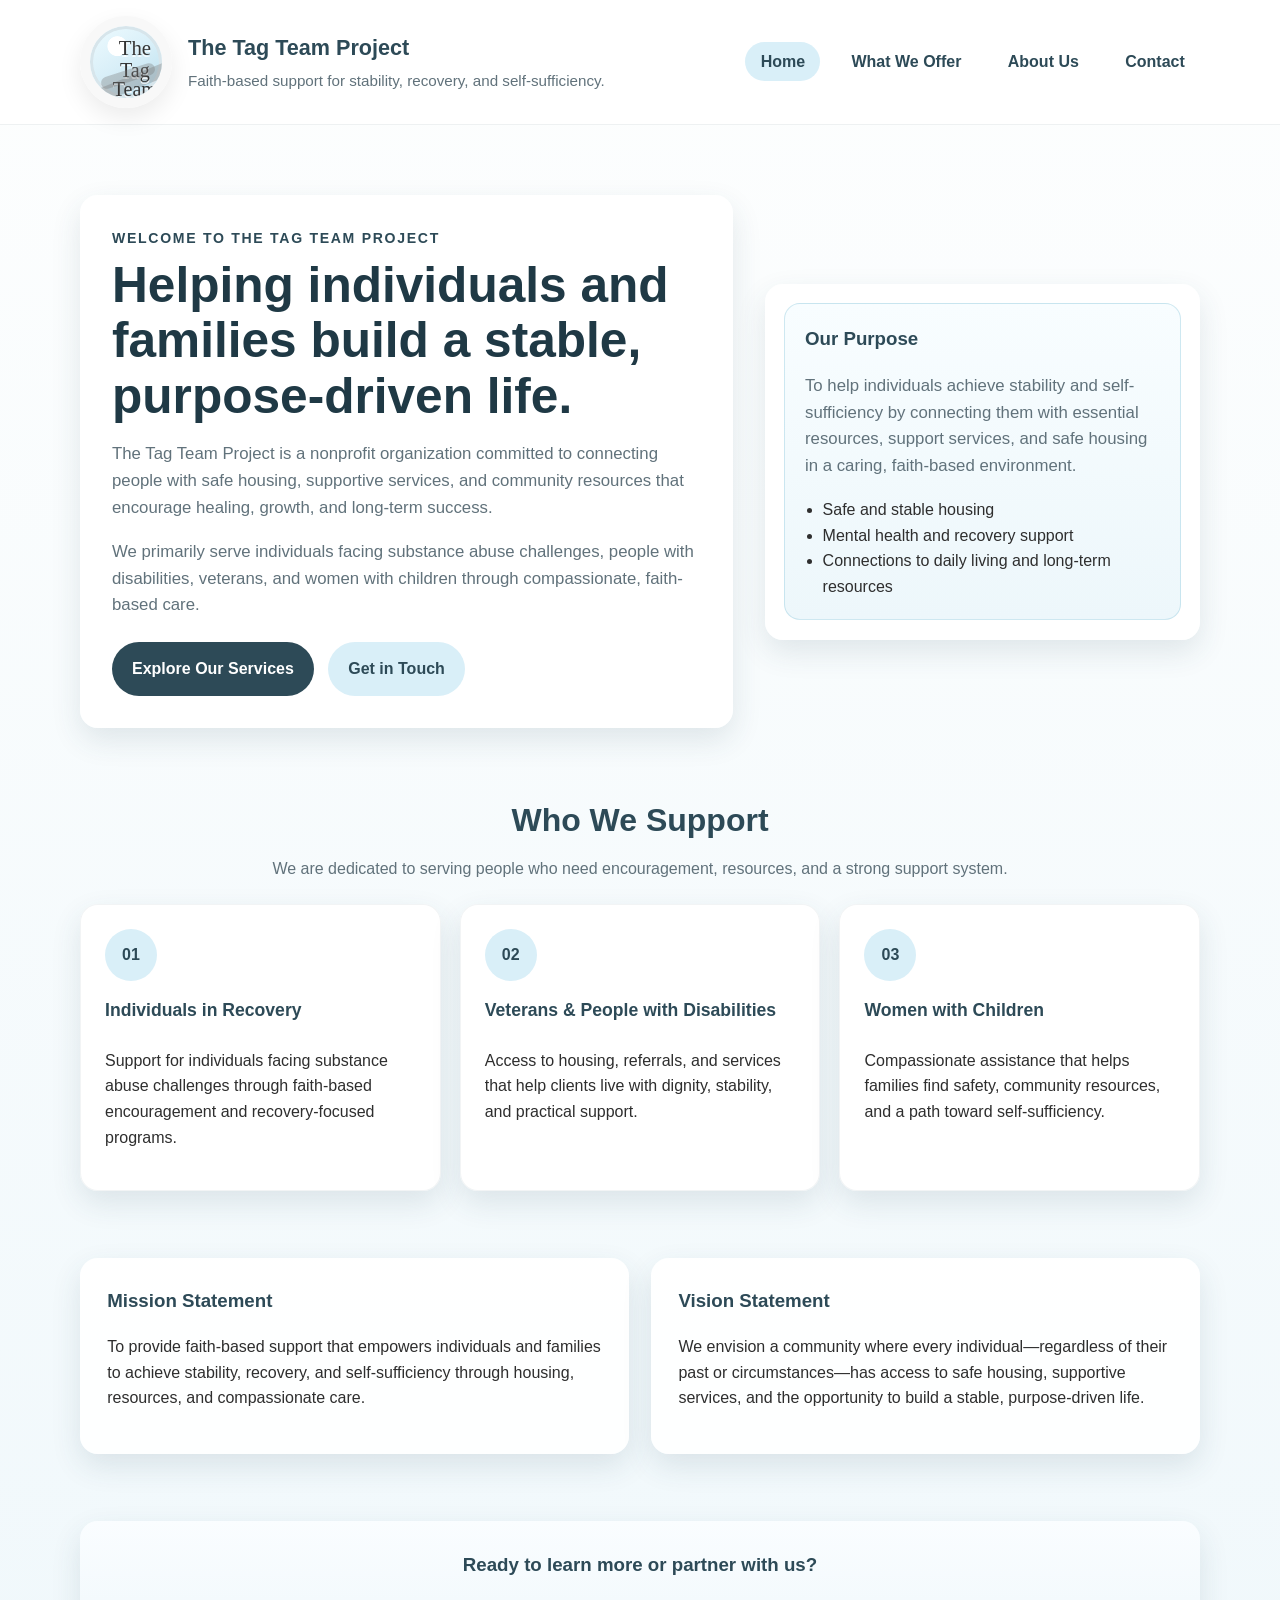
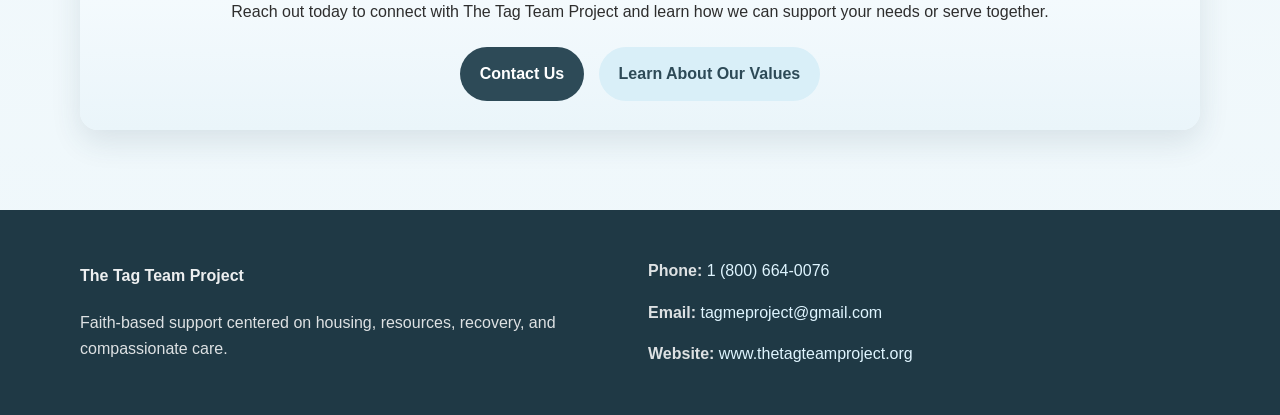
<file: index.html>
<!DOCTYPE html>
<html lang="en">
<head>
  <meta charset="UTF-8" />
  <meta name="viewport" content="width=device-width, initial-scale=1.0" />
  <meta name="description" content="The Tag Team Project is a faith-based nonprofit providing housing, resources, and compassionate care to help individuals and families achieve stability and self-sufficiency." />
  <title>The Tag Team Project | Home</title>
  <link rel="stylesheet" href="styles.css" />
</head>
<body>
  <header>
    <div class="container navbar">
      <div class="brand">
        <div class="logo-badge" aria-label="The Tag Team Project logo recreation">
          <div class="logo-text">
            <span class="small">The</span>
            <span class="mid">Tag Team</span>
            <span class="large">Project</span>
          </div>
        </div>
        <div class="brand-copy">
          <h1>The Tag Team Project</h1>
          <p>Faith-based support for stability, recovery, and self-sufficiency.</p>
        </div>
      </div>
      <nav aria-label="Main navigation">
        <ul>
          <li><a class="active" href="index.html">Home</a></li>
          <li><a href="services.html">What We Offer</a></li>
          <li><a href="about.html">About Us</a></li>
          <li><a href="contact.html">Contact</a></li>
        </ul>
      </nav>
    </div>
  </header>

  <main>
    <section class="hero">
      <div class="container hero-grid">
        <div class="hero-card hero-copy">
          <div class="eyebrow">Welcome to The Tag Team Project</div>
          <h2>Helping individuals and families build a stable, purpose-driven life.</h2>
          <p>
            The Tag Team Project is a nonprofit organization committed to connecting people with safe housing,
            supportive services, and community resources that encourage healing, growth, and long-term success.
          </p>
          <p>
            We primarily serve individuals facing substance abuse challenges, people with disabilities, veterans,
            and women with children through compassionate, faith-based care.
          </p>
          <div class="button-row">
            <a class="btn btn-primary" href="services.html">Explore Our Services</a>
            <a class="btn btn-secondary" href="contact.html">Get in Touch</a>
          </div>
        </div>
        <div class="hero-card hero-side">
          <div class="stat-box">
            <h3>Our Purpose</h3>
            <p>
              To help individuals achieve stability and self-sufficiency by connecting them with essential
              resources, support services, and safe housing in a caring, faith-based environment.
            </p>
            <ul>
              <li>Safe and stable housing</li>
              <li>Mental health and recovery support</li>
              <li>Connections to daily living and long-term resources</li>
            </ul>
          </div>
        </div>
      </div>
    </section>

    <section class="section">
      <div class="container">
        <div class="section-title">
          <h3>Who We Support</h3>
          <p>We are dedicated to serving people who need encouragement, resources, and a strong support system.</p>
        </div>
        <div class="grid-3">
          <article class="card">
            <div class="icon-circle">01</div>
            <h4>Individuals in Recovery</h4>
            <p>Support for individuals facing substance abuse challenges through faith-based encouragement and recovery-focused programs.</p>
          </article>
          <article class="card">
            <div class="icon-circle">02</div>
            <h4>Veterans & People with Disabilities</h4>
            <p>Access to housing, referrals, and services that help clients live with dignity, stability, and practical support.</p>
          </article>
          <article class="card">
            <div class="icon-circle">03</div>
            <h4>Women with Children</h4>
            <p>Compassionate assistance that helps families find safety, community resources, and a path toward self-sufficiency.</p>
          </article>
        </div>
      </div>
    </section>

    <section class="section">
      <div class="container split-section">
        <div class="panel">
          <h3>Mission Statement</h3>
          <p>
            To provide faith-based support that empowers individuals and families to achieve stability, recovery,
            and self-sufficiency through housing, resources, and compassionate care.
          </p>
        </div>
        <div class="panel">
          <h3>Vision Statement</h3>
          <p>
            We envision a community where every individual—regardless of their past or circumstances—has access
            to safe housing, supportive services, and the opportunity to build a stable, purpose-driven life.
          </p>
        </div>
      </div>
    </section>

    <section class="section">
      <div class="container cta panel">
        <h3>Ready to learn more or partner with us?</h3>
        <p>Reach out today to connect with The Tag Team Project and learn how we can support your needs or serve together.</p>
        <div class="button-row" style="justify-content:center;">
          <a class="btn btn-primary" href="contact.html">Contact Us</a>
          <a class="btn btn-secondary" href="about.html">Learn About Our Values</a>
        </div>
      </div>
    </section>
  </main>

  <footer>
    <div class="container footer-grid">
      <div>
        <h4>The Tag Team Project</h4>
        <p>Faith-based support centered on housing, resources, recovery, and compassionate care.</p>
      </div>
      <div>
        <p><strong>Phone:</strong> <a href="tel:18006640076">1 (800) 664-0076</a></p>
        <p><strong>Email:</strong> <a href="mailto:tagmeproject@gmail.com">tagmeproject@gmail.com</a></p>
        <p><strong>Website:</strong> <a href="https://www.thetagteamproject.org" target="_blank" rel="noopener">www.thetagteamproject.org</a></p>
      </div>
    </div>
  </footer>
</body>
</html>
</file>
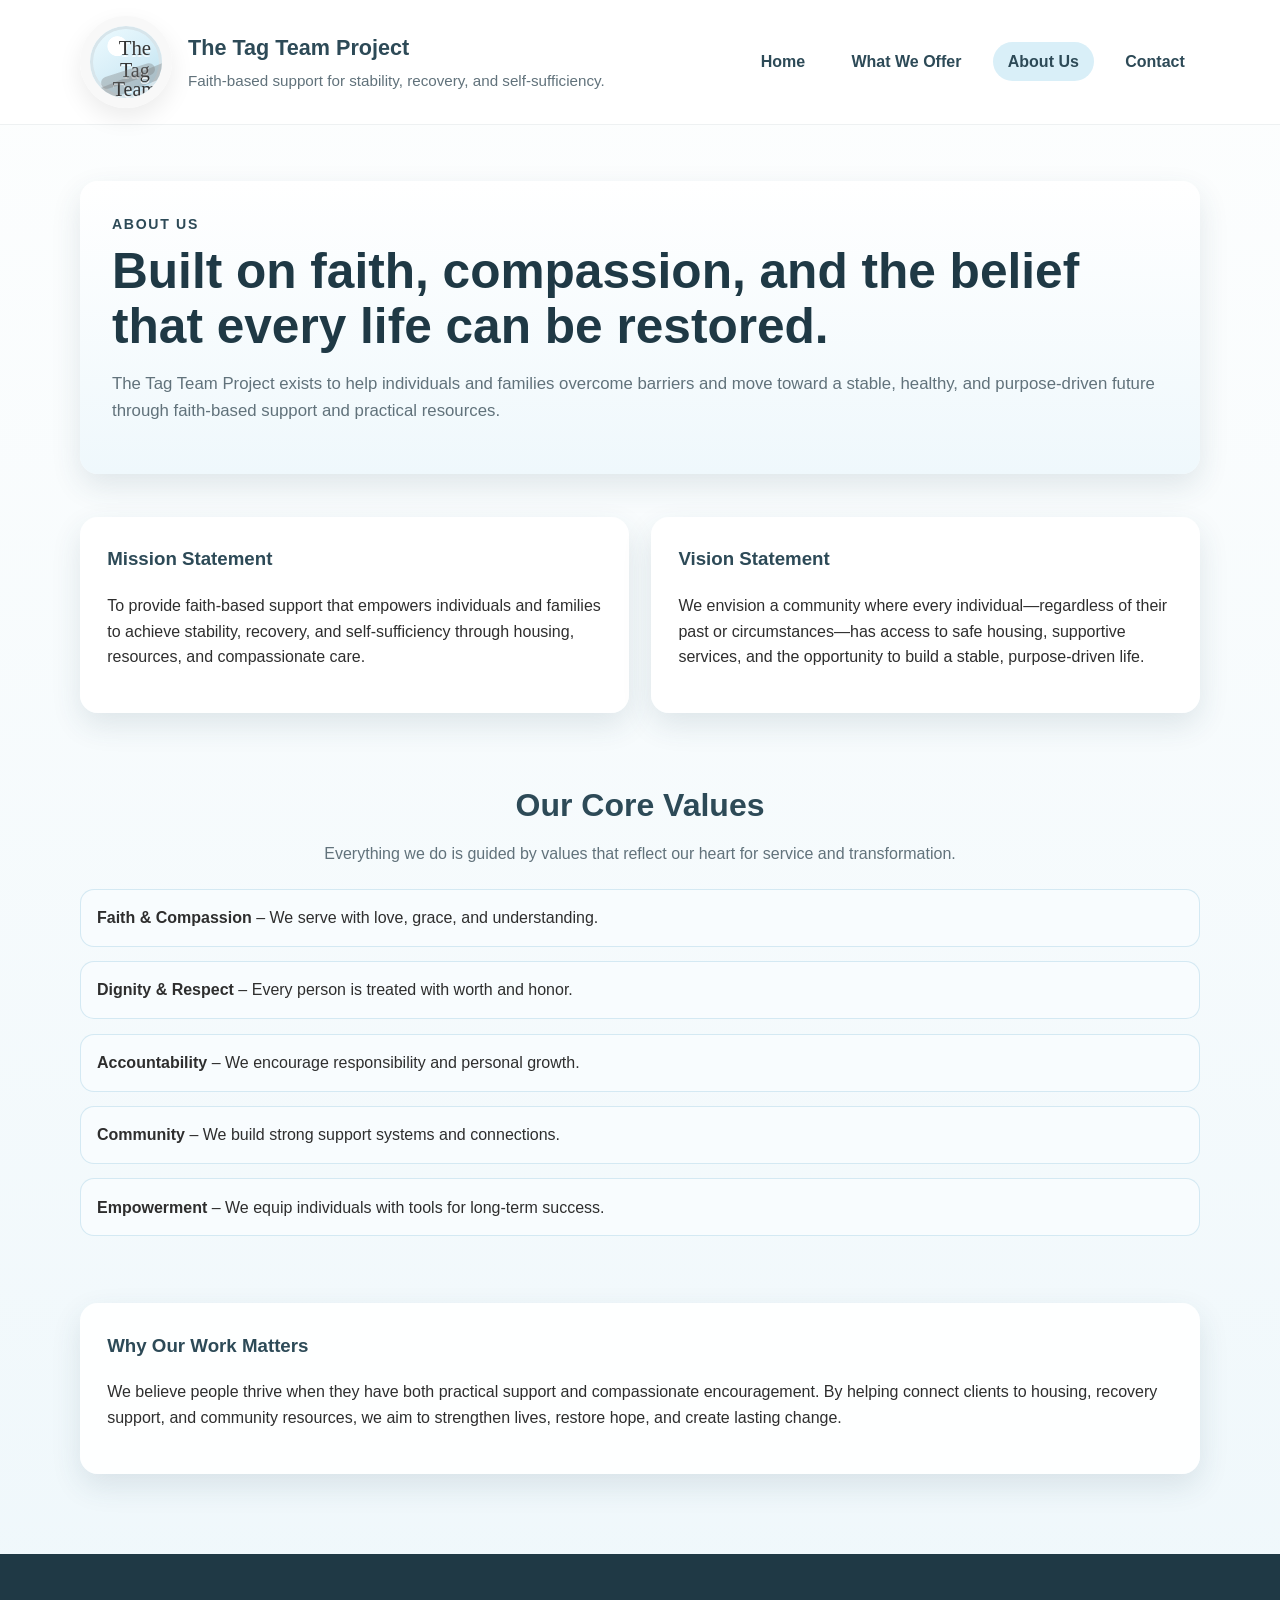
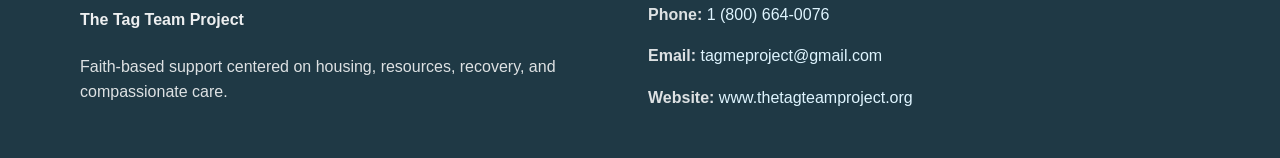
<file: about.html>
<!DOCTYPE html>
<html lang="en">
<head>
  <meta charset="UTF-8" />
  <meta name="viewport" content="width=device-width, initial-scale=1.0" />
  <meta name="description" content="About The Tag Team Project, our mission, vision, and core values." />
  <title>The Tag Team Project | About Us</title>
  <link rel="stylesheet" href="styles.css" />
</head>
<body>
  <header>
    <div class="container navbar">
      <div class="brand">
        <div class="logo-badge" aria-label="The Tag Team Project logo recreation">
          <div class="logo-text">
            <span class="small">The</span>
            <span class="mid">Tag Team</span>
            <span class="large">Project</span>
          </div>
        </div>
        <div class="brand-copy">
          <h1>The Tag Team Project</h1>
          <p>Faith-based support for stability, recovery, and self-sufficiency.</p>
        </div>
      </div>
      <nav aria-label="Main navigation">
        <ul>
          <li><a href="index.html">Home</a></li>
          <li><a href="services.html">What We Offer</a></li>
          <li><a class="active" href="about.html">About Us</a></li>
          <li><a href="contact.html">Contact</a></li>
        </ul>
      </nav>
    </div>
  </header>

  <main>
    <section class="page-hero">
      <div class="container">
        <div class="panel">
          <div class="eyebrow">About Us</div>
          <h2>Built on faith, compassion, and the belief that every life can be restored.</h2>
          <p>
            The Tag Team Project exists to help individuals and families overcome barriers and move toward a stable,
            healthy, and purpose-driven future through faith-based support and practical resources.
          </p>
        </div>
      </div>
    </section>

    <section class="section">
      <div class="container split-section">
        <div class="panel">
          <h3>Mission Statement</h3>
          <p>
            To provide faith-based support that empowers individuals and families to achieve stability, recovery,
            and self-sufficiency through housing, resources, and compassionate care.
          </p>
        </div>
        <div class="panel">
          <h3>Vision Statement</h3>
          <p>
            We envision a community where every individual—regardless of their past or circumstances—has access
            to safe housing, supportive services, and the opportunity to build a stable, purpose-driven life.
          </p>
        </div>
      </div>
    </section>

    <section class="section">
      <div class="container">
        <div class="section-title">
          <h3>Our Core Values</h3>
          <p>Everything we do is guided by values that reflect our heart for service and transformation.</p>
        </div>
        <div class="values-list">
          <div><strong>Faith &amp; Compassion</strong> – We serve with love, grace, and understanding.</div>
          <div><strong>Dignity &amp; Respect</strong> – Every person is treated with worth and honor.</div>
          <div><strong>Accountability</strong> – We encourage responsibility and personal growth.</div>
          <div><strong>Community</strong> – We build strong support systems and connections.</div>
          <div><strong>Empowerment</strong> – We equip individuals with tools for long-term success.</div>
        </div>
      </div>
    </section>

    <section class="section">
      <div class="container panel">
        <h3>Why Our Work Matters</h3>
        <p>
          We believe people thrive when they have both practical support and compassionate encouragement. By helping
          connect clients to housing, recovery support, and community resources, we aim to strengthen lives,
          restore hope, and create lasting change.
        </p>
      </div>
    </section>
  </main>

  <footer>
    <div class="container footer-grid">
      <div>
        <h4>The Tag Team Project</h4>
        <p>Faith-based support centered on housing, resources, recovery, and compassionate care.</p>
      </div>
      <div>
        <p><strong>Phone:</strong> <a href="tel:18006640076">1 (800) 664-0076</a></p>
        <p><strong>Email:</strong> <a href="mailto:tagmeproject@gmail.com">tagmeproject@gmail.com</a></p>
        <p><strong>Website:</strong> <a href="https://www.thetagteamproject.org" target="_blank" rel="noopener">www.thetagteamproject.org</a></p>
      </div>
    </div>
  </footer>
</body>
</html>
</file>
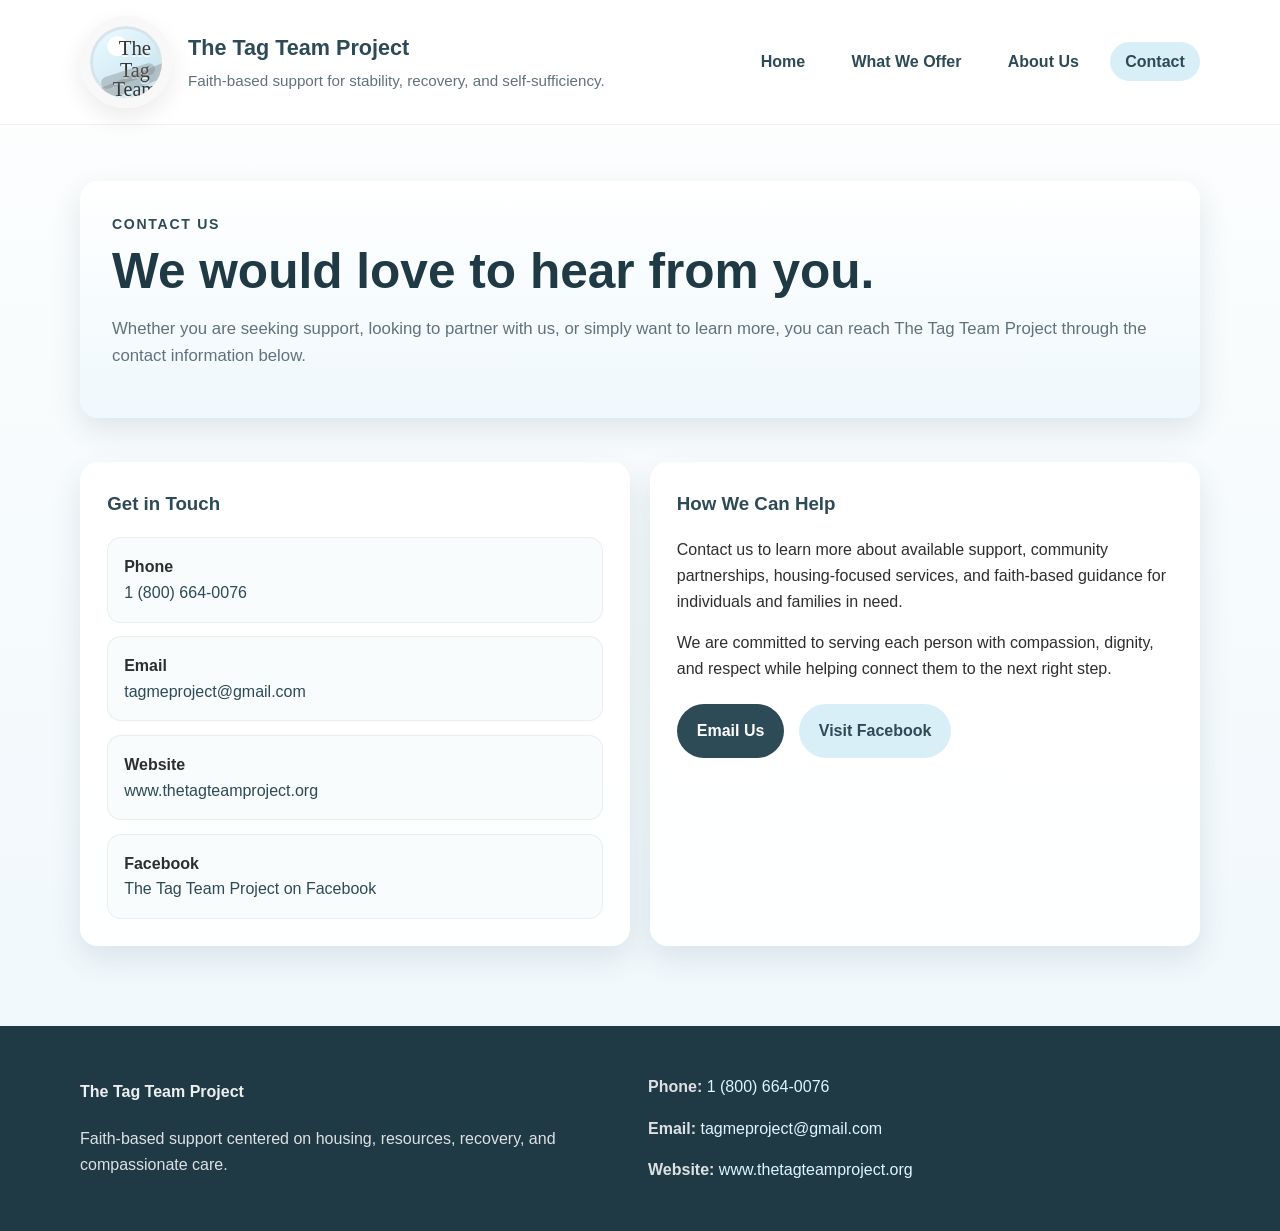
<file: contact.html>
<!DOCTYPE html>
<html lang="en">
<head>
  <meta charset="UTF-8" />
  <meta name="viewport" content="width=device-width, initial-scale=1.0" />
  <meta name="description" content="Contact The Tag Team Project by phone, email, website, or Facebook." />
  <title>The Tag Team Project | Contact</title>
  <link rel="stylesheet" href="styles.css" />
</head>
<body>
  <header>
    <div class="container navbar">
      <div class="brand">
        <div class="logo-badge" aria-label="The Tag Team Project logo recreation">
          <div class="logo-text">
            <span class="small">The</span>
            <span class="mid">Tag Team</span>
            <span class="large">Project</span>
          </div>
        </div>
        <div class="brand-copy">
          <h1>The Tag Team Project</h1>
          <p>Faith-based support for stability, recovery, and self-sufficiency.</p>
        </div>
      </div>
      <nav aria-label="Main navigation">
        <ul>
          <li><a href="index.html">Home</a></li>
          <li><a href="services.html">What We Offer</a></li>
          <li><a href="about.html">About Us</a></li>
          <li><a class="active" href="contact.html">Contact</a></li>
        </ul>
      </nav>
    </div>
  </header>

  <main>
    <section class="page-hero">
      <div class="container">
        <div class="panel">
          <div class="eyebrow">Contact Us</div>
          <h2>We would love to hear from you.</h2>
          <p>
            Whether you are seeking support, looking to partner with us, or simply want to learn more,
            you can reach The Tag Team Project through the contact information below.
          </p>
        </div>
      </div>
    </section>

    <section class="section">
      <div class="container grid-2">
        <div class="panel">
          <h3>Get in Touch</h3>
          <div class="contact-list">
            <div class="contact-item">
              <strong>Phone</strong><br />
              <a href="tel:18006640076">1 (800) 664-0076</a>
            </div>
            <div class="contact-item">
              <strong>Email</strong><br />
              <a href="mailto:tagmeproject@gmail.com">tagmeproject@gmail.com</a>
            </div>
            <div class="contact-item">
              <strong>Website</strong><br />
              <a href="https://www.thetagteamproject.org" target="_blank" rel="noopener">www.thetagteamproject.org</a>
            </div>
            <div class="contact-item">
              <strong>Facebook</strong><br />
              <a href="https://www.facebook.com/The-Tag-Team-Project-1959462011049134/" target="_blank" rel="noopener">The Tag Team Project on Facebook</a>
            </div>
          </div>
        </div>

        <div class="panel">
          <h3>How We Can Help</h3>
          <p>
            Contact us to learn more about available support, community partnerships, housing-focused services,
            and faith-based guidance for individuals and families in need.
          </p>
          <p>
            We are committed to serving each person with compassion, dignity, and respect while helping connect
            them to the next right step.
          </p>
          <div class="button-row">
            <a class="btn btn-primary" href="mailto:tagmeproject@gmail.com">Email Us</a>
            <a class="btn btn-secondary" href="https://www.facebook.com/The-Tag-Team-Project-1959462011049134/" target="_blank" rel="noopener">Visit Facebook</a>
          </div>
        </div>
      </div>
    </section>
  </main>

  <footer>
    <div class="container footer-grid">
      <div>
        <h4>The Tag Team Project</h4>
        <p>Faith-based support centered on housing, resources, recovery, and compassionate care.</p>
      </div>
      <div>
        <p><strong>Phone:</strong> <a href="tel:18006640076">1 (800) 664-0076</a></p>
        <p><strong>Email:</strong> <a href="mailto:tagmeproject@gmail.com">tagmeproject@gmail.com</a></p>
        <p><strong>Website:</strong> <a href="https://www.thetagteamproject.org" target="_blank" rel="noopener">www.thetagteamproject.org</a></p>
      </div>
    </div>
  </footer>
</body>
</html>
</file>
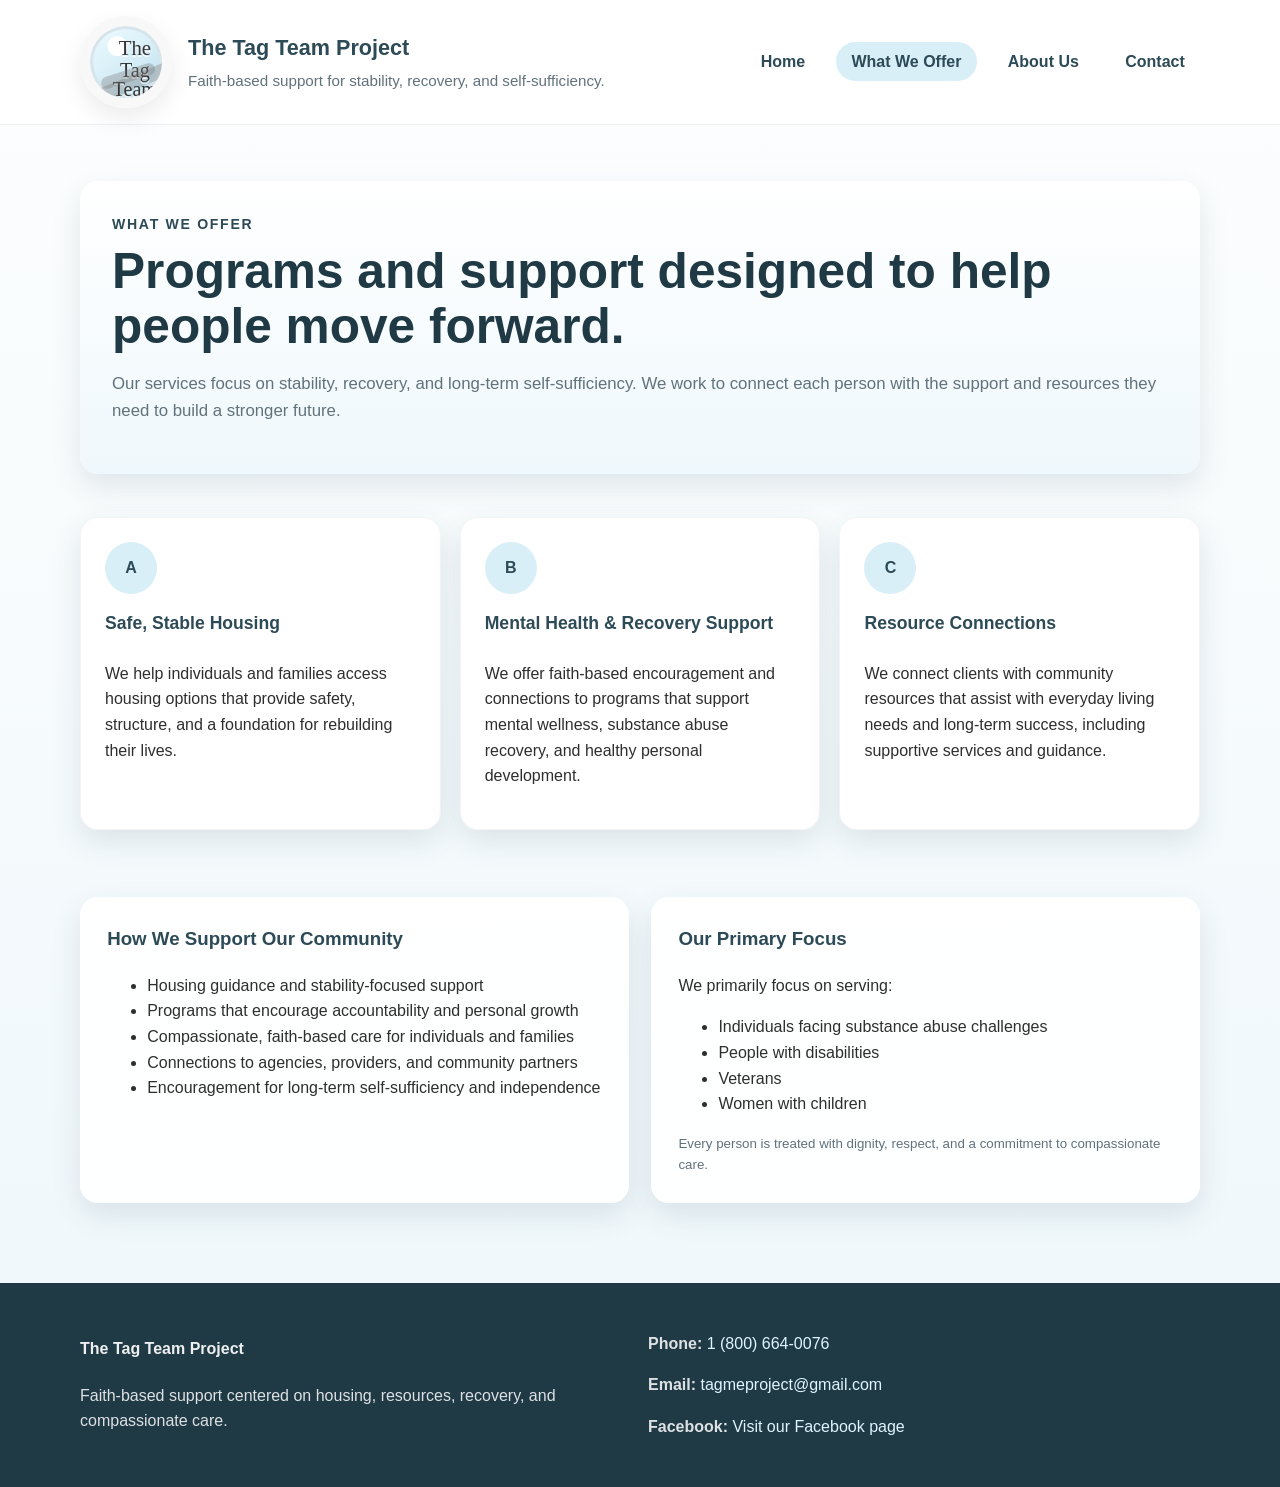
<file: services.html>
<!DOCTYPE html>
<html lang="en">
<head>
  <meta charset="UTF-8" />
  <meta name="viewport" content="width=device-width, initial-scale=1.0" />
  <meta name="description" content="Learn what The Tag Team Project offers, including housing assistance, recovery support, and resource connections." />
  <title>The Tag Team Project | What We Offer</title>
  <link rel="stylesheet" href="styles.css" />
</head>
<body>
  <header>
    <div class="container navbar">
      <div class="brand">
        <div class="logo-badge" aria-label="The Tag Team Project logo recreation">
          <div class="logo-text">
            <span class="small">The</span>
            <span class="mid">Tag Team</span>
            <span class="large">Project</span>
          </div>
        </div>
        <div class="brand-copy">
          <h1>The Tag Team Project</h1>
          <p>Faith-based support for stability, recovery, and self-sufficiency.</p>
        </div>
      </div>
      <nav aria-label="Main navigation">
        <ul>
          <li><a href="index.html">Home</a></li>
          <li><a class="active" href="services.html">What We Offer</a></li>
          <li><a href="about.html">About Us</a></li>
          <li><a href="contact.html">Contact</a></li>
        </ul>
      </nav>
    </div>
  </header>

  <main>
    <section class="page-hero">
      <div class="container">
        <div class="panel">
          <div class="eyebrow">What We Offer</div>
          <h2>Programs and support designed to help people move forward.</h2>
          <p>
            Our services focus on stability, recovery, and long-term self-sufficiency. We work to connect each
            person with the support and resources they need to build a stronger future.
          </p>
        </div>
      </div>
    </section>

    <section class="section">
      <div class="container grid-3">
        <article class="card">
          <div class="icon-circle">A</div>
          <h4>Safe, Stable Housing</h4>
          <p>
            We help individuals and families access housing options that provide safety, structure, and a foundation
            for rebuilding their lives.
          </p>
        </article>
        <article class="card">
          <div class="icon-circle">B</div>
          <h4>Mental Health & Recovery Support</h4>
          <p>
            We offer faith-based encouragement and connections to programs that support mental wellness,
            substance abuse recovery, and healthy personal development.
          </p>
        </article>
        <article class="card">
          <div class="icon-circle">C</div>
          <h4>Resource Connections</h4>
          <p>
            We connect clients with community resources that assist with everyday living needs and long-term success,
            including supportive services and guidance.
          </p>
        </article>
      </div>
    </section>

    <section class="section">
      <div class="container split-section">
        <div class="panel">
          <h3>How We Support Our Community</h3>
          <ul>
            <li>Housing guidance and stability-focused support</li>
            <li>Programs that encourage accountability and personal growth</li>
            <li>Compassionate, faith-based care for individuals and families</li>
            <li>Connections to agencies, providers, and community partners</li>
            <li>Encouragement for long-term self-sufficiency and independence</li>
          </ul>
        </div>
        <div class="panel">
          <h3>Our Primary Focus</h3>
          <p>We primarily focus on serving:</p>
          <ul>
            <li>Individuals facing substance abuse challenges</li>
            <li>People with disabilities</li>
            <li>Veterans</li>
            <li>Women with children</li>
          </ul>
          <small class="note">Every person is treated with dignity, respect, and a commitment to compassionate care.</small>
        </div>
      </div>
    </section>
  </main>

  <footer>
    <div class="container footer-grid">
      <div>
        <h4>The Tag Team Project</h4>
        <p>Faith-based support centered on housing, resources, recovery, and compassionate care.</p>
      </div>
      <div>
        <p><strong>Phone:</strong> <a href="tel:18006640076">1 (800) 664-0076</a></p>
        <p><strong>Email:</strong> <a href="mailto:tagmeproject@gmail.com">tagmeproject@gmail.com</a></p>
        <p><strong>Facebook:</strong> <a href="https://www.facebook.com/The-Tag-Team-Project-1959462011049134/" target="_blank" rel="noopener">Visit our Facebook page</a></p>
      </div>
    </div>
  </footer>
</body>
</html>
</file>
<file: styles.css>
:root {
  --sky: #d9eff8;
  --sky-deep: #b8deee;
  --blue: #8fc7dc;
  --navy: #2d4a57;
  --text: #2e2e2e;
  --muted: #61727b;
  --white: #ffffff;
  --light: #f7fbfd;
  --shadow: 0 12px 30px rgba(45, 74, 87, 0.12);
  --radius: 18px;
}

* { box-sizing: border-box; }
html { scroll-behavior: smooth; }
body {
  margin: 0;
  font-family: Arial, Helvetica, sans-serif;
  color: var(--text);
  background: linear-gradient(180deg, #fdfefe 0%, #eef7fb 100%);
  line-height: 1.6;
}

a { color: var(--navy); text-decoration: none; }
a:hover { text-decoration: underline; }

.container {
  width: min(1120px, calc(100% - 2rem));
  margin: 0 auto;
}

header {
  background: rgba(255,255,255,0.94);
  position: sticky;
  top: 0;
  z-index: 20;
  backdrop-filter: blur(8px);
  border-bottom: 1px solid rgba(45, 74, 87, 0.08);
}

.navbar {
  display: flex;
  align-items: center;
  justify-content: space-between;
  gap: 1rem;
  padding: 1rem 0;
}

.brand {
  display: flex;
  align-items: center;
  gap: 1rem;
}

.logo-badge {
  width: 92px;
  height: 92px;
  border-radius: 50%;
  background: radial-gradient(circle at 38% 28%, #ffffff 0 14%, transparent 15%),
              linear-gradient(145deg, #eefbff 0%, var(--sky) 48%, var(--sky-deep) 100%);
  border: 10px solid #f8f8f8;
  box-shadow: inset 0 0 0 3px #d7e5eb, 0 10px 24px rgba(0,0,0,0.08);
  position: relative;
  overflow: hidden;
  flex-shrink: 0;
}

.logo-badge::before,
.logo-badge::after {
  content: "";
  position: absolute;
  background: rgba(120, 120, 120, 0.35);
  border-radius: 100px;
}

.logo-badge::before {
  width: 110px;
  height: 14px;
  left: -6px;
  top: 47px;
  transform: rotate(-22deg);
}

.logo-badge::after {
  width: 56px;
  height: 12px;
  right: 6px;
  top: 44px;
  transform: rotate(-18deg);
}

.logo-text {
  position: absolute;
  inset: 0;
  display: grid;
  place-items: center;
  padding: 12px;
  text-align: center;
  font-family: "Brush Script MT", "Segoe Script", cursive;
  color: #333;
  line-height: 0.95;
  text-shadow: 0 2px 0 rgba(255,255,255,0.8);
}

.logo-text .small { font-size: 1.3rem; display: block; margin-bottom: .2rem; }
.logo-text .mid { font-size: 1.25rem; display: block; }
.logo-text .large { font-size: 1.45rem; display: block; }

.brand-copy h1 {
  margin: 0;
  font-size: 1.35rem;
  color: var(--navy);
}

.brand-copy p {
  margin: 0.2rem 0 0;
  color: var(--muted);
  font-size: 0.95rem;
}

nav ul {
  list-style: none;
  display: flex;
  align-items: center;
  gap: 1rem;
  margin: 0;
  padding: 0;
  flex-wrap: wrap;
}

nav a {
  font-weight: 700;
  padding: .7rem .95rem;
  border-radius: 999px;
}

nav a.active,
nav a:hover {
  background: var(--sky);
  text-decoration: none;
}

.hero {
  padding: 4.4rem 0 3rem;
}

.hero-grid {
  display: grid;
  grid-template-columns: 1.2fr .8fr;
  gap: 2rem;
  align-items: center;
}

.hero-card,
.panel,
.card {
  background: rgba(255,255,255,0.96);
  border-radius: var(--radius);
  box-shadow: var(--shadow);
}

.hero-copy {
  padding: 2rem;
}

.eyebrow {
  color: var(--navy);
  font-size: 0.88rem;
  font-weight: 800;
  letter-spacing: .12em;
  text-transform: uppercase;
}

.hero h2,
.page-hero h2 {
  margin: .5rem 0 1rem;
  font-size: clamp(2rem, 4vw, 3.1rem);
  line-height: 1.12;
  color: #1f3945;
}

.hero p,
.page-hero p {
  font-size: 1.05rem;
  color: var(--muted);
}

.button-row {
  display: flex;
  gap: .9rem;
  flex-wrap: wrap;
  margin-top: 1.4rem;
}

.btn {
  display: inline-block;
  padding: .9rem 1.25rem;
  border-radius: 999px;
  font-weight: 700;
  transition: transform .2s ease;
}

.btn:hover {
  transform: translateY(-1px);
  text-decoration: none;
}

.btn-primary {
  background: var(--navy);
  color: white;
}

.btn-secondary {
  background: var(--sky);
  color: var(--navy);
}

.hero-side {
  padding: 1.2rem;
}

.stat-box {
  background: linear-gradient(180deg, #f8fdff 0%, #edf7fb 100%);
  border-radius: 16px;
  padding: 1.25rem;
  border: 1px solid rgba(143, 199, 220, 0.4);
}

.stat-box h3 { margin-top: 0; color: var(--navy); }
.stat-box ul { padding-left: 1.1rem; margin-bottom: 0; }

.section {
  padding: 1.2rem 0 3rem;
}

.section-title {
  text-align: center;
  margin-bottom: 1.4rem;
}

.section-title h3 {
  margin: 0;
  font-size: 2rem;
  color: var(--navy);
}

.section-title p {
  color: var(--muted);
  max-width: 760px;
  margin: .6rem auto 0;
}

.grid-3,
.grid-2 {
  display: grid;
  gap: 1.2rem;
}

.grid-3 { grid-template-columns: repeat(3, 1fr); }
.grid-2 { grid-template-columns: repeat(2, 1fr); }

.card {
  padding: 1.5rem;
  border: 1px solid rgba(45, 74, 87, 0.06);
}

.card h4 {
  margin-top: 0;
  color: var(--navy);
  font-size: 1.1rem;
}

.icon-circle {
  width: 52px;
  height: 52px;
  border-radius: 50%;
  display: grid;
  place-items: center;
  background: var(--sky);
  color: var(--navy);
  font-weight: 800;
  margin-bottom: .95rem;
}

.split-section {
  display: grid;
  grid-template-columns: 1fr 1fr;
  gap: 1.4rem;
}

.panel {
  padding: 1.7rem;
}

.panel h3,
.panel h4 { margin-top: 0; color: var(--navy); }

.values-list {
  display: grid;
  gap: .9rem;
}

.values-list div {
  padding: .95rem 1rem;
  border-radius: 14px;
  background: #f8fcfe;
  border: 1px solid rgba(143, 199, 220, .35);
}

.contact-list {
  display: grid;
  gap: .85rem;
}

.contact-item {
  padding: 1rem;
  border-radius: 14px;
  background: #f9fcfd;
  border: 1px solid rgba(45, 74, 87, 0.08);
}

footer {
  margin-top: 2rem;
  background: #1f3945;
  color: rgba(255,255,255,.92);
}

.footer-grid {
  padding: 2rem 0;
  display: grid;
  grid-template-columns: 1fr 1fr;
  gap: 1rem;
}

footer a { color: #dff5ff; }
footer p, footer li { color: rgba(255,255,255,.85); }

.page-hero {
  padding: 3.5rem 0 1.5rem;
}

.page-hero .panel {
  padding: 2rem;
  background: linear-gradient(180deg, #ffffff 0%, #eff8fc 100%);
}

.cta {
  padding: 1.8rem;
  text-align: center;
  background: linear-gradient(180deg, #fafdff 0%, #eaf5fa 100%);
}

small.note { color: var(--muted); display:block; margin-top:.5rem; }

@media (max-width: 900px) {
  .hero-grid,
  .grid-3,
  .grid-2,
  .split-section,
  .footer-grid {
    grid-template-columns: 1fr;
  }

  .navbar {
    flex-direction: column;
    align-items: flex-start;
  }
}

@media (max-width: 640px) {
  .brand {
    align-items: flex-start;
  }

  .logo-badge {
    width: 76px;
    height: 76px;
    border-width: 8px;
  }

  .logo-text .small { font-size: 1.05rem; }
  .logo-text .mid { font-size: 1rem; }
  .logo-text .large { font-size: 1.2rem; }

  .hero-copy,
  .panel,
  .card,
  .hero-side {
    padding: 1.2rem;
  }

  nav ul { gap: .45rem; }
}
</file>
